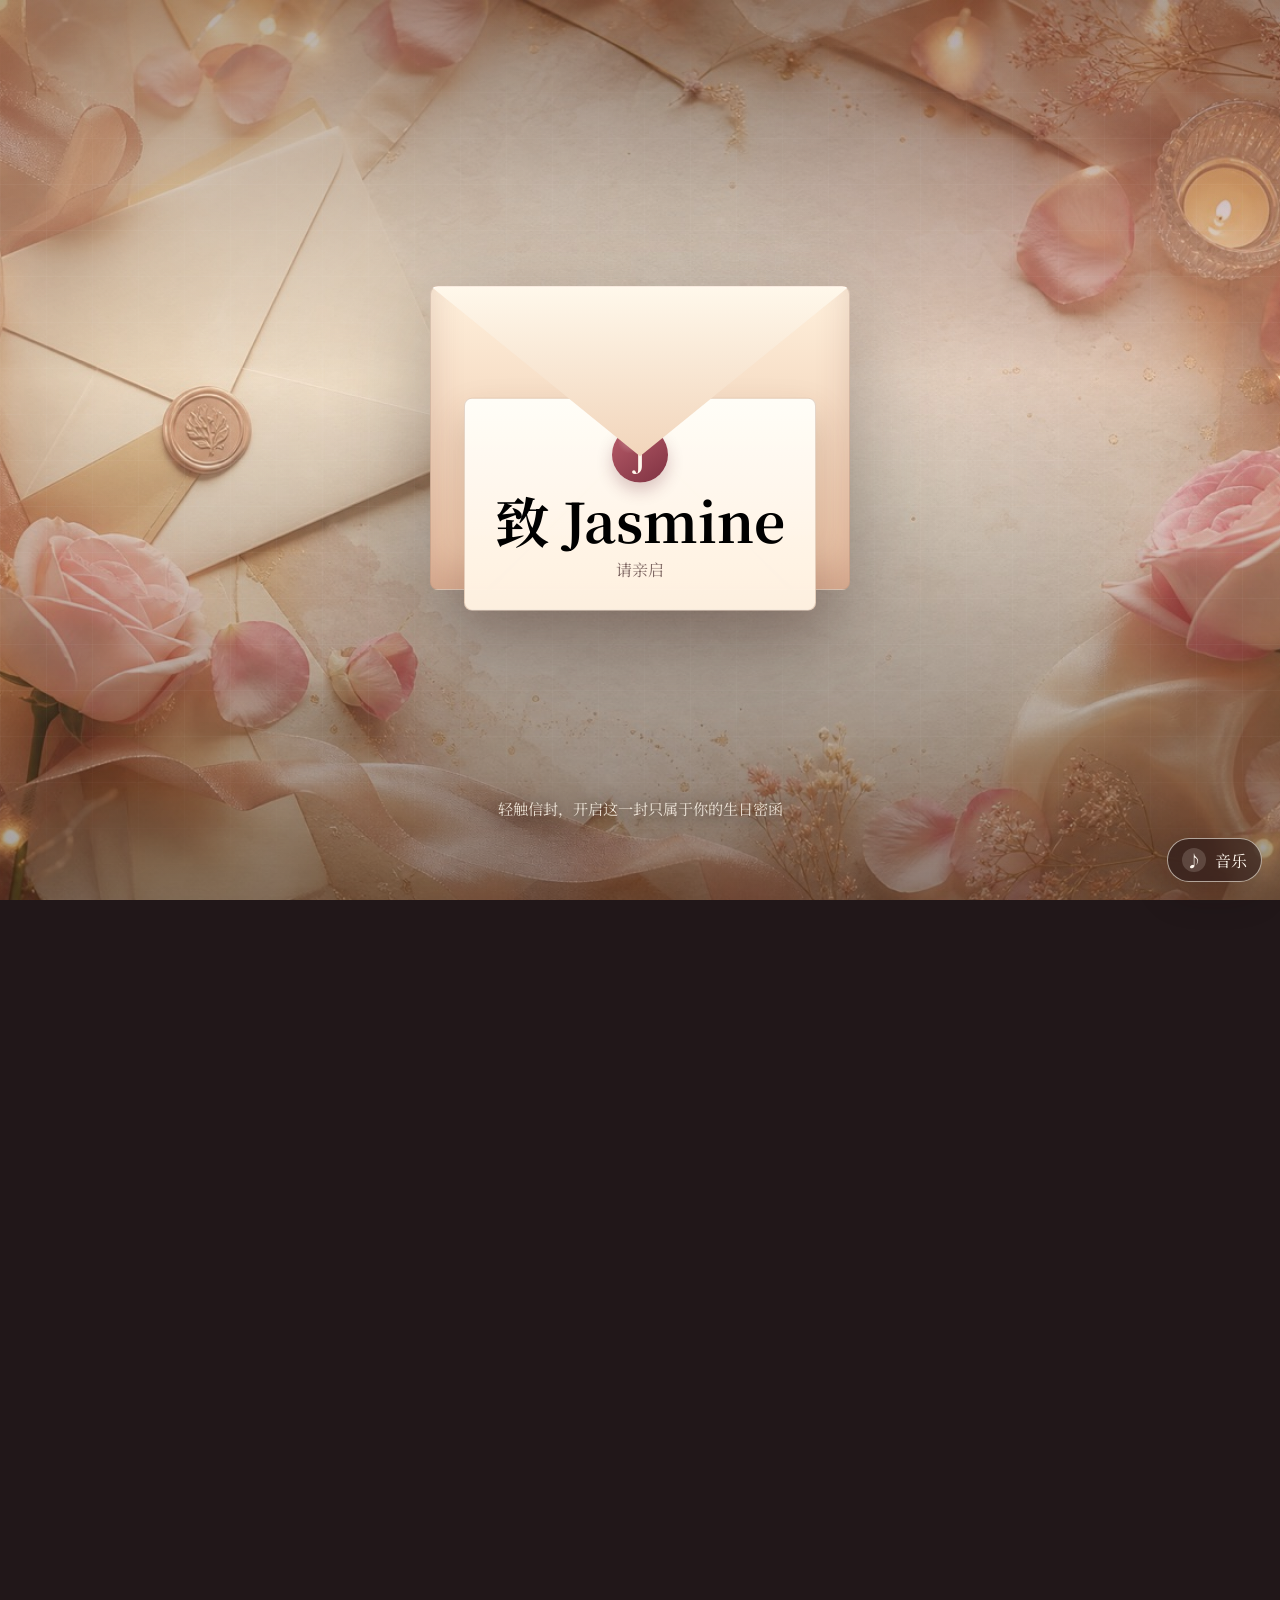
<file: index.html>
<!doctype html>
<html lang="zh-CN">
  <head>
    <meta charset="UTF-8" />
    <meta name="viewport" content="width=device-width, initial-scale=1.0" />
    <title>致 Jasmine，请亲启</title>
    <meta name="description" content="一封写给 Jasmine 的生日互动情书，收藏我们的初见、踏青、Granville Island、演唱会和 5.20 回忆。" />
    <meta property="og:title" content="致 Jasmine，请亲启" />
    <meta property="og:description" content="一封写给 Jasmine 的生日互动情书，收藏我们一路走来的温柔瞬间。" />
    <meta property="og:image" content="https://donglin9320.github.io/jasmine-birthday-love-letter/assets/images/wechat-share-cover.jpg" />
    <meta property="og:url" content="https://donglin9320.github.io/jasmine-birthday-love-letter/" />
    <meta property="og:type" content="website" />
    <meta name="twitter:card" content="summary_large_image" />
    <meta name="twitter:title" content="致 Jasmine，请亲启" />
    <meta name="twitter:description" content="一封写给 Jasmine 的生日互动情书，收藏我们一路走来的温柔瞬间。" />
    <meta name="twitter:image" content="https://donglin9320.github.io/jasmine-birthday-love-letter/assets/images/wechat-share-cover.jpg" />
    <link rel="preconnect" href="https://fonts.googleapis.com" />
    <link rel="preconnect" href="https://fonts.gstatic.com" crossorigin />
    <link
      href="https://fonts.googleapis.com/css2?family=Cormorant+Garamond:wght@500;600;700&family=Noto+Serif+SC:wght@400;500;700&display=swap"
      rel="stylesheet"
    />
    <link rel="stylesheet" href="styles.css" />
  </head>
  <body>
    <div class="ambient" aria-hidden="true"></div>

    <main class="experience" id="experience">
      <section class="envelope-stage" aria-label="神秘信封">
        <button class="envelope-button" id="openLetter" type="button" aria-label="打开给 Jasmine 的信">
          <span class="envelope" aria-hidden="true">
            <span class="envelope-flap"></span>
            <span class="envelope-body"></span>
            <span class="envelope-card">
              <span class="wax-seal">J</span>
              <span class="envelope-title">致 Jasmine</span>
              <span class="envelope-subtitle">请亲启</span>
            </span>
          </span>
        </button>
        <p class="opening-hint">轻触信封，开启这一封只属于你的生日密函</p>
      </section>

      <section class="letter-world" id="letterWorld" aria-live="polite">
        <header class="letter-hero">
          <p class="kicker">A birthday letter for</p>
          <h1>Jasmine</h1>
          <p class="hero-line">愿今晚的每一束光，都温柔地落在你身上。</p>
        </header>

        <section class="letter-paper" aria-label="给 Jasmine 的生日长信">
          <div class="paper-heading">
            <p>亲爱的 Jasmine：</p>
            <span>Birthday Love Letter</span>
          </div>

          <article class="letter-copy">
            <p>
              当我准备这封信的时候，我一直在想：如果生日可以被保存成一种气味、一段旋律、或一束光，那属于你的生日，一定是温柔又明亮的。不是那种喧闹得让人来不及感受的热闹，而是像夜里慢慢亮起来的灯，像手心里被小心保护着的愿望，像我看见你时，心里安静却笃定的欢喜。
            </p>
            <p>
              Jasmine，生日快乐。谢谢你来到这个世界，也谢谢你走进我的生活。因为你，很多普通的日子都变得有了被纪念的理由；因为你，我开始更认真地看待“陪伴”这两个字，也更想把每一个未来都过得诚恳一点、浪漫一点、可靠一点。
            </p>
            <p>
              我喜欢你笑起来的样子，也喜欢你认真说话时眼睛里的光。喜欢你偶尔的小情绪，喜欢你被在乎时的可爱，喜欢你把生活过出自己节奏的样子。你不需要一直完美，也不需要总是坚强。在我这里，你可以开心，可以疲惫，可以撒娇，可以沉默，可以只是做你自己。我想要爱着的，从来都不是某一个“应该怎样”的你，而是真实、鲜活、独一无二的你。
            </p>
            <p>
              如果把我们相处的时间折成一封封小信，里面大概会有很多很小的瞬间：一次对视，一句玩笑，一次并肩走路，一次舍不得挂断的聊天，一个让我突然想抱抱你的表情。它们看起来不惊天动地，却在我心里慢慢堆成了很重要的东西。原来喜欢一个人，不只是想说很多漂亮的话，更是想把平凡日子过成你会安心的样子。
            </p>
            <p>
              我希望新的一岁，你被这个世界温柔以待，也被自己好好照顾。希望你想做的事都能一点点靠近，想去的地方都能有机会抵达，想成为的自己不会被任何人轻易打断。也希望我能在你身边，见证你发光，陪你穿过阴天，给你拥抱，也给你底气。
            </p>
            <p>
              以后还有很多个生日，我都想陪你一起过。可能有蛋糕，有花，有礼物，也可能只是两个人安静地待在一起。但无论形式怎样，我都会记得这一天很重要，因为这一天把你带到了这个世界，也最终把你带到了我面前。
            </p>
            <p>
              今天这封数字情书，是我给你准备的一点仪式感。它不一定华丽到完美，却装着我很认真、很真诚的心意。愿你打开它的时候，能感觉到自己正在被珍惜；愿你读到这里的时候，知道有一个人正在很认真地喜欢你、爱你、想把你放在心上。
            </p>
            <p class="signature">
              生日快乐，我的 Jasmine。<br />
              愿你永远有被爱的勇气，也永远拥有被偏爱的确定。
            </p>
          </article>
        </section>

        <section class="memories" aria-label="回忆节点轮播">
          <div class="section-title">
            <p>Our memory book</p>
            <h2>把我们一路走来的瞬间，藏进这封信里</h2>
          </div>

          <div class="carousel" id="carousel">
            <button class="carousel-btn prev" type="button" aria-label="上一个回忆">‹</button>
            <div class="slides" id="slides"></div>
            <button class="carousel-btn next" type="button" aria-label="下一个回忆">›</button>
          </div>
          <div class="dots" id="dots" aria-label="回忆节点导航"></div>
        </section>

        <footer class="closing">
          <p class="closing-kicker">To be continued</p>
          <h2>未来还有很多章，想和你一起慢慢写下去</h2>
          <p>
            如果说这些照片记录的是我们已经走过的路，那我更期待的，是未来那些还没发生、却已经让我很想奔赴的日子。想和你一起看更多风景，吃更多喜欢的甜点，走过更多黄昏和清晨，也在每一个普通的日子里，把爱写得更认真一点。
          </p>
          <p>
            Jasmine，愿我们的故事不止停在这一页。往后的每一个春天、每一次旅行、每一个值得纪念和不值得纪念的瞬间，我都想牵着你，一起把它们写成更美好的篇章。
          </p>
        </footer>
      </section>
    </main>

    <button class="music-toggle" id="musicToggle" type="button" aria-label="切换音乐">
      <span class="music-icon" aria-hidden="true">♪</span>
      <span class="music-label">音乐</span>
    </button>

    <audio id="birthdayMusic" preload="auto" loop>
      <source src="assets/music/jasmine-memory-piano.wav" type="audio/wav" />
      <source src="assets/music/birthday-music.mp3" type="audio/mpeg" />
    </audio>

    <script src="script.js"></script>
  </body>
</html>
</file>
<file: styles.css>
:root {
  --ink: #342323;
  --muted: #7d6561;
  --paper: rgba(255, 248, 240, 0.93);
  --paper-solid: #fff6ec;
  --rose: #b95d6a;
  --rose-deep: #7f3242;
  --gold: #c99655;
  --sage: #71816d;
  --night: #201619;
  --shadow: rgba(53, 32, 29, 0.2);
}

* {
  box-sizing: border-box;
}

html {
  scroll-behavior: smooth;
}

body {
  min-height: 100vh;
  margin: 0;
  color: var(--ink);
  background: #211719 url("assets/images/letter-background.png") center / cover fixed no-repeat;
  font-family: "Noto Serif SC", serif;
  overflow-x: hidden;
}

body::before {
  content: "";
  position: fixed;
  inset: 0;
  z-index: -2;
  background:
    linear-gradient(180deg, rgba(36, 19, 25, 0.34), rgba(255, 239, 221, 0.16) 42%, rgba(28, 16, 19, 0.42)),
    radial-gradient(circle at 20% 18%, rgba(255, 232, 206, 0.36), transparent 34%),
    radial-gradient(circle at 88% 20%, rgba(174, 83, 99, 0.22), transparent 30%);
}

button {
  font: inherit;
}

.ambient {
  pointer-events: none;
  position: fixed;
  inset: 0;
  z-index: -1;
  background-image:
    linear-gradient(rgba(255, 255, 255, 0.04) 1px, transparent 1px),
    linear-gradient(90deg, rgba(255, 255, 255, 0.035) 1px, transparent 1px);
  background-size: 46px 46px;
  mask-image: linear-gradient(to bottom, transparent, black 18%, black 78%, transparent);
}

.experience {
  min-height: 100vh;
}

.envelope-stage {
  position: fixed;
  inset: 0;
  z-index: 20;
  display: grid;
  place-items: center;
  padding: 28px;
  text-align: center;
  transition: opacity 0.8s ease, transform 0.8s ease, visibility 0.8s;
}

.experience.is-open .envelope-stage {
  visibility: hidden;
  opacity: 0;
  pointer-events: none;
  transform: translateY(-28px) scale(0.98);
}

.envelope-button {
  width: min(78vw, 420px);
  aspect-ratio: 1.38;
  padding: 0;
  border: 0;
  background: transparent;
  cursor: pointer;
  filter: drop-shadow(0 30px 48px rgba(31, 18, 18, 0.34));
  transform: translateY(-12px);
}

.envelope-button:focus-visible,
.music-toggle:focus-visible,
.carousel-btn:focus-visible {
  outline: 3px solid rgba(255, 245, 221, 0.95);
  outline-offset: 5px;
}

.envelope {
  position: relative;
  display: block;
  width: 100%;
  height: 100%;
  perspective: 1000px;
}

.envelope-body,
.envelope-flap,
.envelope-card {
  position: absolute;
  inset: 0;
  border-radius: 8px;
}

.envelope-body {
  background:
    linear-gradient(135deg, transparent 49.5%, rgba(115, 62, 60, 0.25) 50%, transparent 50.5%),
    linear-gradient(225deg, transparent 49.5%, rgba(115, 62, 60, 0.22) 50%, transparent 50.5%),
    linear-gradient(180deg, #fff0dc, #e8bea0);
  border: 1px solid rgba(105, 64, 57, 0.25);
  box-shadow: inset 0 -20px 34px rgba(119, 62, 55, 0.18);
}

.envelope-flap {
  z-index: 3;
  transform-origin: top center;
  clip-path: polygon(0 0, 100% 0, 50% 56%);
  background: linear-gradient(180deg, #fff8eb, #e7b995);
  border-top: 1px solid rgba(255, 255, 255, 0.7);
  transition: transform 1.08s cubic-bezier(0.2, 0.78, 0.18, 1);
}

.envelope-card {
  z-index: 2;
  top: 17%;
  left: 8%;
  width: 84%;
  height: 70%;
  display: grid;
  place-items: center;
  align-content: center;
  gap: 10px;
  padding: 28px;
  background:
    linear-gradient(180deg, rgba(255, 253, 248, 0.98), rgba(255, 241, 224, 0.98)),
    repeating-linear-gradient(0deg, transparent, transparent 28px, rgba(189, 154, 126, 0.1) 29px);
  border: 1px solid rgba(168, 122, 92, 0.3);
  box-shadow: 0 18px 38px rgba(82, 48, 41, 0.18);
  transform: translateY(28%);
  transition: transform 1.15s cubic-bezier(0.2, 0.78, 0.18, 1), opacity 0.8s ease;
}

.experience.is-opening .envelope-flap {
  transform: rotateX(172deg);
}

.experience.is-opening .envelope-card {
  opacity: 0;
  transform: translateY(-68%) scale(1.03);
}

.wax-seal {
  display: grid;
  width: 56px;
  height: 56px;
  place-items: center;
  border-radius: 50%;
  color: #fff7ed;
  background:
    radial-gradient(circle at 32% 26%, rgba(255, 255, 255, 0.26), transparent 22%),
    linear-gradient(145deg, var(--rose), var(--rose-deep));
  font-family: "Cormorant Garamond", serif;
  font-size: 33px;
  font-weight: 700;
  box-shadow: 0 8px 16px rgba(104, 39, 49, 0.24);
}

.envelope-title {
  font-size: clamp(1.75rem, 8vw, 3.4rem);
  font-weight: 700;
  line-height: 1;
}

.envelope-subtitle,
.opening-hint {
  color: var(--muted);
  letter-spacing: 0;
}

.opening-hint {
  position: absolute;
  bottom: clamp(54px, 9vh, 92px);
  max-width: 320px;
  margin: 0;
  color: rgba(255, 247, 235, 0.86);
  font-size: 0.95rem;
  text-shadow: 0 2px 16px rgba(32, 18, 20, 0.8);
}

.heart {
  position: fixed;
  z-index: 30;
  width: 16px;
  height: 16px;
  pointer-events: none;
  background: var(--rose);
  transform: rotate(45deg);
  animation: float-heart 1.8s ease-out forwards;
}

.heart::before,
.heart::after {
  content: "";
  position: absolute;
  width: 16px;
  height: 16px;
  border-radius: 50%;
  background: inherit;
}

.heart::before {
  left: -8px;
}

.heart::after {
  top: -8px;
}

@keyframes float-heart {
  from {
    opacity: 0;
    transform: translate3d(0, 18px, 0) rotate(45deg) scale(0.65);
  }
  12% {
    opacity: 1;
  }
  to {
    opacity: 0;
    transform: translate3d(var(--x), -190px, 0) rotate(45deg) scale(1.2);
  }
}

.letter-world {
  visibility: hidden;
  min-height: 100vh;
  opacity: 0;
  transform: translateY(24px);
  transition: opacity 1.1s ease 0.45s, transform 1.1s ease 0.45s, visibility 1.1s;
}

.experience.is-open .letter-world {
  visibility: visible;
  opacity: 1;
  transform: translateY(0);
}

.letter-hero {
  min-height: 92vh;
  display: flex;
  flex-direction: column;
  justify-content: center;
  width: min(1040px, calc(100% - 44px));
  margin: 0 auto;
  padding: 70px 0 84px;
  color: #fff8ef;
  text-shadow: 0 5px 30px rgba(25, 12, 12, 0.58);
}

.kicker,
.section-title p {
  margin: 0 0 12px;
  color: #f0cfa8;
  font-family: "Cormorant Garamond", serif;
  font-size: clamp(1.1rem, 2vw, 1.35rem);
  font-weight: 600;
}

.letter-hero h1 {
  margin: 0;
  font-family: "Cormorant Garamond", "Noto Serif SC", serif;
  font-size: clamp(4.8rem, 18vw, 13rem);
  line-height: 0.82;
  font-weight: 700;
}

.hero-line {
  max-width: 620px;
  margin: 32px 0 0;
  font-size: clamp(1.18rem, 2.6vw, 1.72rem);
  line-height: 1.75;
}

.letter-paper,
.memories,
.closing {
  width: min(980px, calc(100% - 32px));
  margin: 0 auto;
}

.letter-paper {
  padding: clamp(28px, 6vw, 64px);
  background:
    linear-gradient(180deg, var(--paper), rgba(255, 244, 232, 0.97)),
    repeating-linear-gradient(0deg, transparent, transparent 32px, rgba(199, 153, 104, 0.08) 33px);
  border: 1px solid rgba(255, 248, 234, 0.56);
  border-radius: 8px;
  box-shadow: 0 30px 70px rgba(32, 20, 19, 0.28);
}

.paper-heading {
  display: flex;
  align-items: end;
  justify-content: space-between;
  gap: 18px;
  padding-bottom: 22px;
  border-bottom: 1px solid rgba(169, 119, 82, 0.28);
}

.paper-heading p {
  margin: 0;
  font-size: clamp(1.35rem, 3.3vw, 2rem);
  font-weight: 700;
}

.paper-heading span {
  color: var(--muted);
  font-family: "Cormorant Garamond", serif;
  font-size: 1.05rem;
  white-space: nowrap;
}

.letter-copy {
  margin-top: 26px;
  font-size: clamp(1.02rem, 2vw, 1.18rem);
  line-height: 2.08;
}

.letter-copy p {
  margin: 0 0 1.25em;
}

.signature {
  padding-top: 18px;
  color: var(--rose-deep);
  font-weight: 700;
}

.memories {
  padding: 96px 0 42px;
}

.section-title {
  margin-bottom: 24px;
  color: #fff8ef;
  text-shadow: 0 4px 24px rgba(35, 17, 17, 0.5);
}

.section-title h2 {
  max-width: 700px;
  margin: 0;
  font-size: clamp(1.7rem, 5vw, 3.8rem);
  line-height: 1.2;
}

.carousel {
  position: relative;
  overflow: hidden;
  min-height: 560px;
  border-radius: 8px;
  background: rgba(255, 247, 235, 0.82);
  box-shadow: 0 30px 68px rgba(27, 16, 17, 0.32);
}

.slides {
  display: flex;
  height: 100%;
  transition: transform 0.55s cubic-bezier(0.24, 0.8, 0.22, 1);
}

.slide {
  flex: 0 0 100%;
  display: grid;
  grid-template-columns: minmax(0, 1.18fr) minmax(280px, 0.82fr);
  min-height: 560px;
  background: var(--paper-solid);
}

.memory-photos {
  display: grid;
  grid-template-columns: repeat(2, minmax(0, 1fr));
  min-height: 560px;
}

.photo-frame {
  position: relative;
  display: grid;
  height: 560px;
  min-height: 560px;
  place-items: center;
  overflow: hidden;
  background: #2d2020;
}

.photo-frame img {
  position: relative;
  z-index: 1;
  display: block;
  width: calc(100% - 20px);
  height: calc(100% - 20px);
  object-fit: contain;
  filter: drop-shadow(0 10px 26px rgba(27, 16, 17, 0.32));
}

.photo-frame::before {
  content: "";
  position: absolute;
  inset: -28px;
  background:
    linear-gradient(135deg, rgba(75, 36, 43, 0.42), rgba(238, 200, 153, 0.3)),
    var(--photo-src, url("assets/images/letter-background.png")) center / cover;
  filter: blur(18px) saturate(0.95);
  opacity: 0.62;
  transform: scale(1.08);
}

.photo-frame::after {
  content: "";
  position: absolute;
  z-index: 2;
  inset: 0;
  pointer-events: none;
  background: linear-gradient(180deg, transparent 64%, rgba(37, 20, 22, 0.4));
  box-shadow: inset 0 0 0 1px rgba(255, 248, 235, 0.14);
}

.placeholder-mark {
  position: absolute;
  left: 24px;
  right: 24px;
  bottom: 22px;
  z-index: 3;
  color: #fff7ed;
  font-size: clamp(1.15rem, 3.2vw, 2.15rem);
  font-weight: 700;
  text-shadow: 0 4px 22px rgba(28, 15, 15, 0.42);
}

.slide-note {
  display: flex;
  flex-direction: column;
  justify-content: center;
  padding: clamp(26px, 5vw, 54px);
}

.slide-note span {
  color: var(--gold);
  font-family: "Cormorant Garamond", serif;
  font-size: 1.2rem;
  font-weight: 700;
}

.slide-note h3 {
  margin: 10px 0 18px;
  font-size: clamp(1.45rem, 3.5vw, 2.35rem);
  line-height: 1.22;
}

.slide-note p {
  margin: 0;
  color: var(--muted);
  font-size: 1.02rem;
  line-height: 1.9;
}

.carousel-btn {
  position: absolute;
  top: 50%;
  z-index: 4;
  display: grid;
  width: 44px;
  height: 44px;
  place-items: center;
  border: 1px solid rgba(255, 248, 235, 0.76);
  border-radius: 50%;
  color: #fff8ef;
  background: rgba(42, 24, 25, 0.52);
  cursor: pointer;
  transform: translateY(-50%);
  transition: background 0.2s ease, transform 0.2s ease;
}

.carousel-btn:hover {
  background: rgba(126, 53, 67, 0.82);
  transform: translateY(-50%) scale(1.05);
}

.carousel-btn.prev {
  left: 16px;
}

.carousel-btn.next {
  right: 16px;
}

.dots {
  display: flex;
  justify-content: center;
  gap: 10px;
  margin-top: 18px;
}

.dot {
  width: 11px;
  height: 11px;
  padding: 0;
  border: 0;
  border-radius: 50%;
  background: rgba(255, 248, 235, 0.55);
  cursor: pointer;
}

.dot.is-active {
  background: #fff8ef;
}

.closing {
  padding: 48px 0 86px;
  color: rgba(255, 248, 239, 0.88);
  text-align: left;
  text-shadow: 0 3px 22px rgba(31, 17, 17, 0.58);
}

.closing-kicker {
  margin: 0 0 10px;
  color: #f0cfa8;
  font-family: "Cormorant Garamond", serif;
  font-size: 1.2rem;
  font-weight: 700;
}

.closing h2 {
  max-width: 780px;
  margin: 0 0 22px;
  color: #fff8ef;
  font-size: clamp(1.7rem, 5vw, 3.45rem);
  line-height: 1.22;
}

.closing p {
  max-width: 850px;
  margin: 0 0 16px;
  font-size: clamp(1rem, 2vw, 1.16rem);
  line-height: 2;
}

.music-toggle {
  position: fixed;
  right: 18px;
  bottom: 18px;
  z-index: 40;
  display: inline-flex;
  align-items: center;
  gap: 9px;
  min-height: 44px;
  padding: 9px 14px;
  border: 1px solid rgba(255, 248, 235, 0.6);
  border-radius: 999px;
  color: #fff8ef;
  background: rgba(38, 22, 24, 0.62);
  box-shadow: 0 14px 34px rgba(20, 12, 13, 0.22);
  cursor: pointer;
  backdrop-filter: blur(14px);
}

.music-toggle.is-playing {
  background: rgba(127, 50, 66, 0.82);
}

.music-icon {
  display: grid;
  width: 24px;
  height: 24px;
  place-items: center;
  border-radius: 50%;
  background: rgba(255, 248, 235, 0.16);
  font-size: 1rem;
}

@media (max-width: 720px) {
  body {
    background-attachment: scroll;
  }

  .letter-hero {
    min-height: 88vh;
    width: min(100% - 30px, 1040px);
    padding-top: 46px;
  }

  .letter-hero h1 {
    font-size: clamp(4.2rem, 25vw, 7.4rem);
  }

  .paper-heading {
    display: block;
  }

  .paper-heading span {
    display: block;
    margin-top: 8px;
    white-space: normal;
  }

  .carousel {
    min-height: 0;
  }

  .slide {
    grid-template-columns: 1fr;
    min-height: 0;
  }

  .memory-photos {
    grid-template-columns: 1fr;
    min-height: 0;
  }

  .photo-frame,
  .photo-frame img {
    height: 320px;
    min-height: 0;
  }

  .photo-frame img {
    width: calc(100% - 16px);
    height: calc(100% - 16px);
  }

  .carousel-btn {
    top: 320px;
  }

  .music-label {
    display: none;
  }
}

@media (prefers-reduced-motion: reduce) {
  *,
  *::before,
  *::after {
    scroll-behavior: auto !important;
    transition-duration: 0.01ms !important;
    animation-duration: 0.01ms !important;
    animation-iteration-count: 1 !important;
  }
}
</file>
